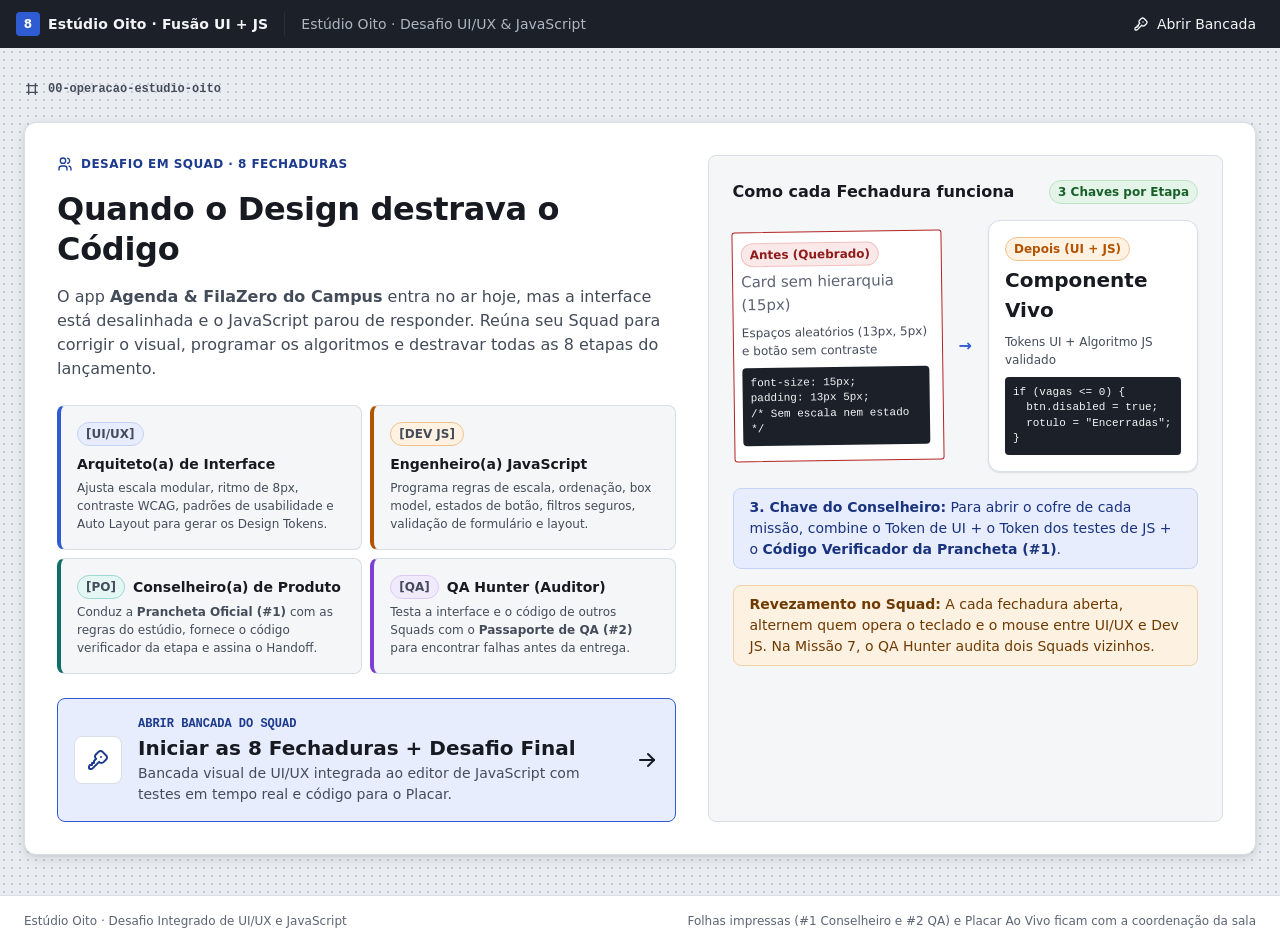
<file: index.html>
<!--
autor: Prof. Marcos V. Moraes
proposito: Portal principal da Operacao Estudio Oito (Fusao UI/UX Figma + Desenvolvimento Web JavaScript - Jornada 3h+ / 8 Missoes)
criado: 2026-11-12T16:20:00-03:00
atualizado: 2026-11-12T21:04:00-03:00
versao: 2.2.2
-->
<!DOCTYPE html>
<html lang="pt-BR">
<head>
  <meta charset="UTF-8">
  <meta name="viewport" content="width=device-width, initial-scale=1.0">
  <title>Operação Estúdio Oito — Fusão UI/UX &amp; JavaScript</title>
  <meta name="description" content="Atividade colaborativa entre turmas de UI/UX (Figma) e Desenvolvimento Web (JavaScript), organizada em Squads com papéis táticos para todos os alunos.">
  <link rel="stylesheet" href="assets/css/tokens.css?v=2.2.1">
  <link rel="stylesheet" href="assets/css/portal.css?v=2.2.1">
</head>
<body>
  <svg class="sprite" aria-hidden="true" focusable="false">
    <symbol id="i-users" viewBox="0 0 24 24"><path d="M9 7m-4 0a4 4 0 1 0 8 0a4 4 0 1 0 -8 0"/><path d="M3 21v-2a4 4 0 0 1 4 -4h4a4 4 0 0 1 4 4v2"/><path d="M16 3.13a4 4 0 0 1 0 7.75"/><path d="M21 21v-2a4 4 0 0 0 -3 -3.85"/></symbol>
    <symbol id="i-key" viewBox="0 0 24 24"><path d="M16.555 3.843l3.602 3.602a2.877 2.877 0 0 1 0 4.069l-2.643 2.643a2.877 2.877 0 0 1 -4.069 0l-.301 -.301l-6.558 6.558a2 2 0 0 1 -1.239 .578l-.175 .008h-1.172a1 1 0 0 1 -.993 -.883l-.007 -.117v-1.172a2 2 0 0 1 .467 -1.284l.119 -.13l.414 -.414h2v-2h2v-2l2.144 -2.144l-.301 -.301a2.877 2.877 0 0 1 0 -4.069l2.643 -2.643a2.877 2.877 0 0 1 4.069 0z"/><path d="M15 9h.01"/></symbol>
    <symbol id="i-code" viewBox="0 0 24 24"><path d="M7 8l-4 4l4 4"/><path d="M17 8l4 4l-4 4"/><path d="M14 4l-4 16"/></symbol>
    <symbol id="i-frame" viewBox="0 0 24 24"><path d="M4 7l16 0"/><path d="M4 17l16 0"/><path d="M7 4l0 16"/><path d="M17 4l0 16"/></symbol>
    <symbol id="i-printer" viewBox="0 0 24 24"><path d="M6 9v-6h12v6"/><path d="M6 18h-2a2 2 0 0 1 -2 -2v-5a2 2 0 0 1 2 -2h16a2 2 0 0 1 2 2v5a2 2 0 0 1 -2 2h-2"/><path d="M6 14h12v7h-12z"/></symbol>
    <symbol id="i-shield-check" viewBox="0 0 24 24"><path d="M12 3a12 12 0 0 0 8.5 3a12 12 0 0 1 -8.5 15a12 12 0 0 1 -8.5 -15a12 12 0 0 0 8.5 -3"/><path d="M9 12l2 2l4 -4"/></symbol>
    <symbol id="i-arrow-right" viewBox="0 0 24 24"><path d="M5 12l14 0"/><path d="M13 18l6 -6"/><path d="M13 6l6 6"/></symbol>
    <symbol id="i-component" viewBox="0 0 24 24"><path d="M3 12l3 3l3 -3l-3 -3z"/><path d="M15 12l3 3l3 -3l-3 -3z"/><path d="M9 6l3 3l3 -3l-3 -3z"/><path d="M9 18l3 3l3 -3l-3 -3z"/></symbol>
    <symbol id="i-clipboard" viewBox="0 0 24 24"><path d="M9 5h-2a2 2 0 0 0 -2 2v12a2 2 0 0 0 2 2h10a2 2 0 0 0 2 -2v-12a2 2 0 0 0 -2 -2h-2"/><rect x="9" y="3" width="6" height="4" rx="2"/><path d="M9 12h6"/><path d="M9 16h6"/></symbol>
  </svg>

  <a class="skip-link" href="#conteudo">Pular para o conteúdo</a>

  <header class="ws-toolbar">
    <a class="ws-brand" href="index.html">
      <span class="ws-brand-mark" aria-hidden="true">8</span>
      <span>Estúdio Oito &middot; Fusão UI + JS</span>
    </a>
    <span class="ws-toolbar-sep" aria-hidden="true"></span>
    <span class="toolbar-file">Estúdio Oito &middot; Desafio UI/UX &amp; JavaScript</span>
    <span class="ws-toolbar-spacer"></span>
    <a class="ws-tool-btn" href="quest/index.html">
      <svg class="ic ic-16" aria-hidden="true"><use href="#i-key"/></svg>
      <span>Abrir Bancada</span>
    </a>
  </header>

  <main id="conteudo" class="ws-canvas-bg portal-canvas">
    <div class="frame-name" aria-hidden="true">
      <svg class="ic ic-16" aria-hidden="true"><use href="#i-frame"/></svg>00-operacao-estudio-oito
    </div>

    <section class="portal-frame" aria-labelledby="titulo">
      <div class="intro">
        <span class="eyebrow">
          <svg class="ic ic-16" aria-hidden="true"><use href="#i-users"/></svg>
          Desafio em Squad &middot; 8 Fechaduras
        </span>
        <h1 id="titulo">Quando o Design destrava o Código</h1>
        <p class="lead">
          O app <strong>Agenda &amp; FilaZero do Campus</strong> entra no ar hoje, mas a interface está desalinhada e o JavaScript parou de responder. Reúna seu Squad para corrigir o visual, programar os algoritmos e destravar todas as 8 etapas do lançamento.
        </p>

        <div class="squad-roles" aria-label="Papéis do Squad">
          <div class="role-card role-ui">
            <strong><span class="chip chip-select">[UI/UX]</span> Arquiteto(a) de Interface</strong>
            <span>Ajusta escala modular, ritmo de 8px, contraste WCAG, padrões de usabilidade e Auto Layout para gerar os Design Tokens.</span>
          </div>
          <div class="role-card role-js">
            <strong><span class="chip chip-js">[DEV JS]</span> Engenheiro(a) JavaScript</strong>
            <span>Programa regras de escala, ordenação, box model, estados de botão, filtros seguros, validação de formulário e layout.</span>
          </div>
          <div class="role-card role-po">
            <strong><span class="chip chip-po">[PO]</span> Conselheiro(a) de Produto</strong>
            <span>Conduz a <strong>Prancheta Oficial (#1)</strong> com as regras do estúdio, fornece o código verificador da etapa e assina o Handoff.</span>
          </div>
          <div class="role-card role-qa">
            <strong><span class="chip chip-component">[QA]</span> QA Hunter (Auditor)</strong>
            <span>Testa a interface e o código de outros Squads com o <strong>Passaporte de QA (#2)</strong> para encontrar falhas antes da entrega.</span>
          </div>
        </div>

        <div class="entries">
          <a class="entry entry-primary" href="quest/index.html">
            <span class="entry-icon"><svg class="ic ic-24" aria-hidden="true"><use href="#i-key"/></svg></span>
            <span class="entry-text">
              <span class="entry-step">ABRIR BANCADA DO SQUAD</span>
              <strong>Iniciar as 8 Fechaduras + Desafio Final</strong>
              <span>Bancada visual de UI/UX integrada ao editor de JavaScript com testes em tempo real e código para o Placar.</span>
            </span>
            <svg class="ic ic-24" aria-hidden="true"><use href="#i-arrow-right"/></svg>
          </a>
        </div>
      </div>

      <div class="preview-panel" aria-label="Como funciona cada etapa">
        <div style="display:flex; justify-content:space-between; align-items:center; flex-wrap:wrap; gap:8px;">
          <strong>Como cada Fechadura funciona</strong>
          <span class="chip chip-ok">3 Chaves por Etapa</span>
        </div>

        <div class="preview-grid">
          <div class="pv-card is-broken">
            <span class="chip chip-bad" style="align-self:flex-start;">Antes (Quebrado)</span>
            <span class="pv-title" style="font-size:15px; font-weight:400; color:#5c6474;">Card sem hierarquia (15px)</span>
            <span class="pv-meta">Espaços aleatórios (13px, 5px) e botão sem contraste</span>
            <div class="pv-code">font-size: 15px;
padding: 13px 5px;
/* Sem escala nem estado */</div>
          </div>

          <span style="font-weight:800; color:var(--ac-select);">&rarr;</span>

          <div class="pv-card">
            <span class="chip chip-js" style="align-self:flex-start;">Depois (UI + JS)</span>
            <span class="pv-title">Componente Vivo</span>
            <span class="pv-meta">Tokens UI + Algoritmo JS validado</span>
            <div class="pv-code">if (vagas &lt;= 0) {
  btn.disabled = true;
  rotulo = "Encerradas";
}</div>
          </div>
        </div>

        <div class="callout callout-info">
          <div>
            <strong>3. Chave do Conselheiro:</strong>
            Para abrir o cofre de cada missão, combine o Token de UI + o Token dos testes de JS + o <strong>Código Verificador da Prancheta (#1)</strong>.
          </div>
        </div>

        <div class="callout callout-warn">
          <div>
            <strong>Revezamento no Squad:</strong>
            A cada fechadura aberta, alternem quem opera o teclado e o mouse entre UI/UX e Dev JS. Na Missão 7, o QA Hunter audita dois Squads vizinhos.
          </div>
        </div>
      </div>
    </section>

  </main>

  <footer class="portal-footer">
    <span>Estúdio Oito &middot; Desafio Integrado de UI/UX e JavaScript</span>
    <span>Folhas impressas (#1 Conselheiro e #2 QA) e Placar Ao Vivo ficam com a coordenação da sala</span>
  </footer>
</body>
</html>
</file>
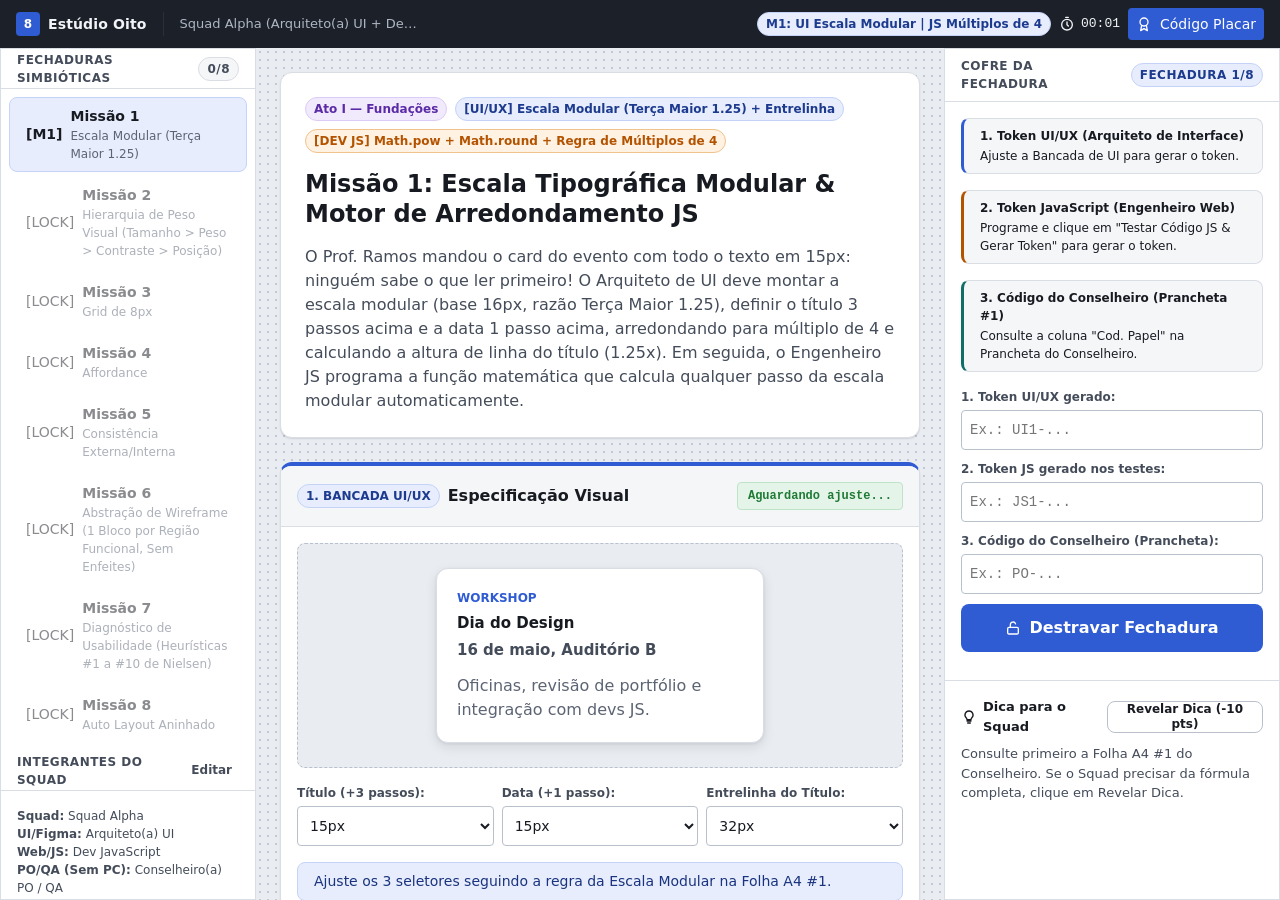
<file: quest/index.html>
<!--
autor: Prof. Marcos V. Moraes
proposito: Interface interativa das 8 Fechaduras Simbioticas + Oficina Capstone (Bancada UI/UX + Terminal JavaScript + Validacao do Conselheiro)
criado: 2026-11-12T16:22:00-03:00
atualizado: 2026-11-12T20:40:00-03:00
versao: 2.2.1
-->
<!DOCTYPE html>
<html lang="pt-BR">
<head>
  <meta charset="UTF-8">
  <meta name="viewport" content="width=device-width, initial-scale=1.0">
  <title>Estúdio Oito — Bancada Simbiótica (UI/UX + JavaScript)</title>
  <link rel="stylesheet" href="../assets/css/tokens.css?v=2.2.1">
  <link rel="stylesheet" href="assets/css/quest.css?v=2.2.1">
</head>
<body>
  <svg class="sprite" aria-hidden="true" focusable="false">
    <symbol id="i-lock" viewBox="0 0 24 24"><rect x="4" y="11" width="16" height="10" rx="2"/><path d="M8 11V7a4 4 0 0 1 8 0v4"/></symbol>
    <symbol id="i-unlock" viewBox="0 0 24 24"><rect x="4" y="11" width="16" height="10" rx="2"/><path d="M8 11V7a4 4 0 0 1 7.8-1.2"/></symbol>
    <symbol id="i-check" viewBox="0 0 24 24"><path d="M5 12l5 5L20 7"/></symbol>
    <symbol id="i-timer" viewBox="0 0 24 24"><circle cx="12" cy="13" r="8"/><path d="M12 9v4l2 2M10 2h4"/></symbol>
    <symbol id="i-users" viewBox="0 0 24 24"><circle cx="9" cy="8" r="3"/><path d="M3 20a6 6 0 0 1 12 0M16 4a3 3 0 0 1 0 6M21 20a6 6 0 0 0-4-5.6"/></symbol>
    <symbol id="i-code" viewBox="0 0 24 24"><path d="M7 8l-4 4l4 4"/><path d="M17 8l4 4l-4 4"/><path d="M14 4l-4 16"/></symbol>
    <symbol id="i-sliders" viewBox="0 0 24 24"><path d="M4 6h10M18 6h2M4 12h4M12 12h8M4 18h12M20 18h0"/><circle cx="16" cy="6" r="2"/><circle cx="10" cy="12" r="2"/><circle cx="18" cy="18" r="2"/></symbol>
    <symbol id="i-printer" viewBox="0 0 24 24"><path d="M6 9V3h12v6M6 18H4a1 1 0 0 1-1-1v-6a2 2 0 0 1 2-2h14a2 2 0 0 1 2 2v6a1 1 0 0 1-1 1h-2M7 14h10v7H7z"/></symbol>
    <symbol id="i-award" viewBox="0 0 24 24"><circle cx="12" cy="9" r="6"/><path d="M8.5 14L7 22l5-3 5 3-1.5-8"/></symbol>
    <symbol id="i-bulb" viewBox="0 0 24 24"><path d="M9 18h6M10 21h4M12 3a6 6 0 0 0-4 10.5c.8.8 1 1.5 1 2.5h6c0-1 .2-1.7 1-2.5A6 6 0 0 0 12 3z"/></symbol>
  </svg>

  <header class="ws-toolbar" role="banner">
    <a class="ws-brand" href="../index.html">
      <span class="ws-brand-mark" aria-hidden="true">8</span>
      <span>Estúdio Oito</span>
    </a>
    <span class="ws-toolbar-sep" aria-hidden="true"></span>
    <span id="toolbar-squad" style="font-size:13px; color:#aeb6c4;">Squad não identificado</span>
    <span class="ws-toolbar-spacer"></span>
    <span class="chip chip-select" id="toolbar-piloto">Piloto: UI + JS</span>
    <span style="display:inline-flex; align-items:center; gap:6px; font-family:var(--ff-mono); font-size:13px; white-space:nowrap;">
      <svg class="ic ic-16" aria-hidden="true"><use href="#i-timer"/></svg>
      <span id="toolbar-tempo">00:00</span>
    </span>
    <button type="button" class="ws-tool-btn is-active" id="btn-codigo-placar">
      <svg class="ic ic-16" aria-hidden="true"><use href="#i-award"/></svg>
      <span>Código Placar</span>
    </button>
  </header>

  <div class="ws-shell">
    <!-- PAINEL ESQUERDO: TRILHA E MOCHILA DE TOKENS -->
    <aside class="ws-panel panel-left" aria-label="Trilha de Missões e Mochila do Squad">
      <div class="ws-panel-head">
        <span>Fechaduras Simbióticas</span>
        <span class="chip" id="trilha-progresso">0/8</span>
      </div>
      <ol class="trail" id="lista-trilha"></ol>

      <div class="ws-panel-head">
        <span>Integrantes do Squad</span>
        <button type="button" class="btn btn-ghost btn-sm" id="btn-editar-squad" style="min-height:24px; padding:0 6px;">Editar</button>
      </div>
      <div class="ws-section" id="resumo-squad" style="font-size:12px; color:var(--tx-2);"></div>

      <div class="ws-panel-head">
        <span>Mochila de Tokens (UI + JS)</span>
      </div>
      <ul class="backpack" id="lista-mochila">
        <li style="color:var(--tx-3);">Os tokens conquistados nas fechaduras aparecem aqui.</li>
      </ul>
    </aside>

    <!-- CANVAS CENTRAL: BANCADA DUPLA (UI/UX + JAVASCRIPT) -->
    <main class="canvas-area ws-canvas-bg" id="area-canvas">
      <div class="canvas-inner" id="canvas-conteudo"></div>
    </main>

    <!-- PAINEL DIREITO: COFRE SIMBIOTICO (DESTRAVAR FECHADURA) E DICAS -->
    <aside class="ws-panel panel-right" aria-label="Cofre da Fechadura e Dicas">
      <div class="ws-panel-head">
        <span>Cofre da Fechadura</span>
        <span class="chip chip-select" id="cofre-badge">Etapa 1</span>
      </div>

      <section class="ws-section" id="secao-cofre">
        <div class="lock-triad">
          <div class="triad-step" style="border-left:3px solid var(--ac-select);">
            <strong>1. Token UI/UX (Arquiteto de Interface)</strong>
            <span id="status-token-ui">Ajuste a Bancada de UI para gerar o token.</span>
          </div>
          <div class="triad-step" style="border-left:3px solid var(--ac-js);">
            <strong>2. Token JavaScript (Engenheiro Web)</strong>
            <span id="status-token-js">Programe e clique em "Testar Código JS &amp; Gerar Token" para gerar o token.</span>
          </div>
          <div class="triad-step" style="border-left:3px solid var(--ac-po);">
            <strong>3. Código do Conselheiro (Prancheta #1)</strong>
            <span>Consulte a coluna "Cod. Papel" na Prancheta do Conselheiro.</span>
          </div>
        </div>

        <form id="form-fechadura" style="margin-top:16px; display:flex; flex-direction:column; gap:10px;" autocomplete="off">
          <div>
            <label class="ws-label" for="input-token-ui">1. Token UI/UX gerado:</label>
            <input class="field field-mono" id="input-token-ui" placeholder="Ex.: UI1-..." required>
          </div>
          <div>
            <label class="ws-label" for="input-token-js">2. Token JS gerado nos testes:</label>
            <input class="field field-mono" id="input-token-js" placeholder="Ex.: JS1-..." required>
          </div>
          <div>
            <label class="ws-label" for="input-token-po">3. Código do Conselheiro (Prancheta):</label>
            <input class="field field-mono" id="input-token-po" placeholder="Ex.: PO-..." required>
          </div>
          <button type="submit" class="btn btn-primary btn-lg" id="btn-destravar">
            <svg class="ic ic-16" aria-hidden="true"><use href="#i-unlock"/></svg>
            Destravar Fechadura
          </button>
        </form>

        <div id="feedback-fechadura" style="margin-top:12px;" role="status" aria-live="polite"></div>
      </section>

      <section class="ws-section" id="secao-dica">
        <div style="display:flex; justify-content:space-between; align-items:center; margin-bottom:8px;">
          <strong style="font-size:13px; display:flex; align-items:center; gap:6px;">
            <svg class="ic ic-16" aria-hidden="true"><use href="#i-bulb"/></svg>
            Dica para o Squad
          </strong>
          <button type="button" class="btn btn-secondary btn-sm" id="btn-pedir-dica">Revelar Dica (-10 pts)</button>
        </div>
        <div id="caixa-dica-texto" style="font-size:13px; color:var(--tx-2);">
          Precisa de ajuda? Consulte primeiro a Prancheta do Conselheiro. Se ainda tiver dúvida, revele a dica técnica.
        </div>
      </section>
    </aside>
  </div>

  <!-- MODAL DE CADASTRO DO SQUAD E CODIGO DO PLACAR -->
  <dialog id="modal-placar" style="border:1px solid var(--ws-border); border-radius:12px; padding:24px; max-width:540px; width:92%; box-shadow:var(--el-3);">
    <h2 style="margin:0 0 8px;">Código Oficial do Squad para o Placar</h2>
    <p style="margin:0 0 12px; font-size:14px; color:var(--tx-2);">
      Copie o código abaixo e envie para o professor projetar no Placar da turma, ou anote na Folha A4 #1.
    </p>
    <textarea class="field field-mono" id="texto-codigo-placar" rows="4" readonly style="margin-bottom:12px;"></textarea>
    <div style="display:flex; flex-wrap:wrap; gap:8px; justify-content:flex-end;">
      <button type="button" class="btn btn-secondary" id="btn-copiar-placar">Copiar Código</button>
      <button type="button" class="btn btn-danger" id="btn-resetar-progresso">Reiniciar Jogo</button>
      <button type="button" class="btn btn-primary" id="btn-fechar-modal">Fechar</button>
    </div>
  </dialog>

  <script type="module" src="assets/js/app.js?v=2.2.1"></script>
</body>
</html>
</file>
<file: assets/css/tokens.css>
/*
 * autor: Prof. Marcos V. Moraes
 * proposito: Design tokens e componentes base do workspace Operacao Estudio Oito (UI/UX + JS)
 * criado: 2026-11-12T16:19:00-03:00
 * atualizado: 2026-11-12T16:19:00-03:00
 * versao: 1.0.0
 */

:root {
  /* Escala modular de 8px (meio passo de 4px) */
  --s-0: 0;
  --s-05: 4px;
  --s-1: 8px;
  --s-2: 16px;
  --s-3: 24px;
  --s-4: 32px;
  --s-5: 40px;
  --s-6: 48px;
  --s-8: 64px;

  /* Superficies */
  --ws-canvas: #e9ecf1;
  --ws-canvas-dot: #c3c9d4;
  --ws-panel: #ffffff;
  --ws-panel-alt: #f5f6f8;
  --ws-border: #d9dde4;
  --ws-border-strong: #b9c0cc;
  --ws-toolbar: #1c2028;
  --ws-toolbar-alt: #2a303b;
  --ws-toolbar-text: #f2f4f7;
  --ws-toolbar-muted: #aeb6c4;

  /* Texto sobre superficies claras (WCAG 2.2 AA verificado) */
  --tx-1: #171a21;
  --tx-2: #444c5a;
  --tx-3: #5c6474;
  --tx-inverse: #ffffff;

  /* Cores de destaque por papel */
  --ac-select: #2f5bd3;
  --ac-select-hover: #2449b0;
  --ac-select-press: #1c3a8e;
  --ac-select-soft: #e7edfc;

  --ac-js: #b35300;
  --ac-js-soft: #fff2e2;
  --ac-js-border: #f0c28c;

  --ac-po: #0f6e66;
  --ac-po-soft: #e4f7f5;
  --ac-po-border: #9bd9d3;

  --ac-redline: #c2255c;
  --ac-redline-soft: #fbe7ef;
  --ac-component: #7b3fd4;
  --ac-component-soft: #f1eafc;

  /* Estados semanticos */
  --ok: #1f7a36;
  --ok-soft: #e5f4e8;
  --warn: #9a5200;
  --warn-soft: #fdf1e1;
  --bad: #b42323;
  --bad-soft: #fbe9e9;

  /* Tipografia */
  --ff-ui: "Inter", system-ui, -apple-system, "Segoe UI", Roboto, "Helvetica Neue", Arial, sans-serif;
  --ff-mono: ui-monospace, "Cascadia Code", "SF Mono", Consolas, "Liberation Mono", monospace;
  --fs-12: 0.75rem;
  --fs-14: 0.875rem;
  --fs-16: 1rem;
  --fs-20: 1.25rem;
  --fs-24: 1.5rem;
  --fs-32: 2rem;
  --fs-40: 2.5rem;
  --lh-tight: 1.25;
  --lh-body: 1.5;

  /* Raios, sombras e transicoes */
  --r-2: 2px;
  --r-4: 4px;
  --r-8: 8px;
  --r-12: 12px;
  --r-16: 16px;
  --r-pill: 999px;
  --el-1: 0 1px 2px rgba(23, 26, 33, 0.08), 0 1px 1px rgba(23, 26, 33, 0.04);
  --el-2: 0 4px 12px rgba(23, 26, 33, 0.10), 0 1px 3px rgba(23, 26, 33, 0.08);
  --el-3: 0 12px 32px rgba(23, 26, 33, 0.16), 0 2px 6px rgba(23, 26, 33, 0.08);
  --focus-ring: 0 0 0 2px #ffffff, 0 0 0 4px var(--ac-select);
  --t-fast: 120ms;
  --t-med: 240ms;
  --ease: cubic-bezier(0.2, 0.7, 0.2, 1);

  --toolbar-h: 48px;
  color-scheme: light;
}

*,
*::before,
*::after {
  box-sizing: border-box;
}

html {
  -webkit-text-size-adjust: 100%;
}

body {
  margin: 0;
  font-family: var(--ff-ui);
  font-size: var(--fs-16);
  line-height: var(--lh-body);
  color: var(--tx-1);
  background: var(--ws-canvas);
}

svg {
  display: block;
  max-width: 100%;
}

.sprite {
  display: none;
}

:focus-visible {
  outline: none;
  box-shadow: var(--focus-ring);
  border-radius: var(--r-4);
}

[hidden] {
  display: none !important;
}

.skip-link {
  position: absolute;
  left: var(--s-2);
  top: -64px;
  z-index: 1000;
  padding: var(--s-1) var(--s-2);
  background: var(--ac-select);
  color: var(--tx-inverse);
  border-radius: var(--r-8);
  font-weight: 600;
  text-decoration: none;
}

.skip-link:focus {
  top: var(--s-1);
}

.ws-canvas-bg {
  background-color: var(--ws-canvas);
  background-image: radial-gradient(var(--ws-canvas-dot) 1px, transparent 1.2px);
  background-size: 8px 8px;
}

.ic {
  width: 20px;
  height: 20px;
  flex: none;
  stroke: currentColor;
  fill: none;
  stroke-width: 2;
  stroke-linecap: round;
  stroke-linejoin: round;
}

.ic-16 { width: 16px; height: 16px; }
.ic-24 { width: 24px; height: 24px; }
.ic-32 { width: 32px; height: 32px; }

.ws-toolbar {
  height: var(--toolbar-h);
  display: flex;
  align-items: center;
  gap: var(--s-1);
  padding: 0 var(--s-2);
  background: var(--ws-toolbar);
  color: var(--ws-toolbar-text);
}

.ws-toolbar a {
  color: inherit;
}

.ws-brand {
  display: flex;
  align-items: center;
  gap: var(--s-1);
  font-weight: 700;
  font-size: var(--fs-14);
  letter-spacing: 0.01em;
  text-decoration: none;
  white-space: nowrap;
}

.ws-brand-mark {
  width: 24px;
  height: 24px;
  border-radius: var(--r-4);
  display: grid;
  place-items: center;
  background: var(--ac-select);
  color: #ffffff;
  font-size: var(--fs-12);
  font-weight: 800;
}

.ws-toolbar-sep {
  width: 1px;
  height: 24px;
  background: var(--ws-toolbar-alt);
  margin: 0 var(--s-1);
}

.ws-toolbar-spacer {
  flex: 1;
}

.ws-tool-btn {
  display: inline-flex;
  align-items: center;
  gap: var(--s-1);
  min-height: 32px;
  padding: 0 var(--s-1);
  border: 0;
  border-radius: var(--r-4);
  background: transparent;
  color: var(--ws-toolbar-text);
  font: inherit;
  font-size: var(--fs-14);
  cursor: pointer;
  text-decoration: none;
  transition: background var(--t-fast) var(--ease);
}

.ws-tool-btn:hover {
  background: var(--ws-toolbar-alt);
}

.ws-tool-btn.is-active {
  background: var(--ac-select);
  color: #ffffff;
}

.ws-panel {
  background: var(--ws-panel);
  border: 1px solid var(--ws-border);
}

.ws-panel-head {
  display: flex;
  align-items: center;
  justify-content: space-between;
  gap: var(--s-1);
  min-height: 40px;
  padding: var(--s-1) var(--s-2);
  border-bottom: 1px solid var(--ws-border);
  font-size: var(--fs-12);
  font-weight: 700;
  letter-spacing: 0.04em;
  text-transform: uppercase;
  color: var(--tx-2);
}

.ws-section {
  padding: var(--s-2);
  border-bottom: 1px solid var(--ws-border);
}

.ws-section:last-child {
  border-bottom: 0;
}

.ws-label {
  display: block;
  margin-bottom: var(--s-05);
  font-size: var(--fs-12);
  font-weight: 600;
  color: var(--tx-2);
}

.btn {
  display: inline-flex;
  align-items: center;
  justify-content: center;
  gap: var(--s-1);
  min-height: 40px;
  padding: 0 var(--s-2);
  border: 1px solid transparent;
  border-radius: var(--r-8);
  font: inherit;
  font-size: var(--fs-14);
  font-weight: 600;
  line-height: 1.2;
  cursor: pointer;
  text-decoration: none;
  transition: background var(--t-fast) var(--ease), border-color var(--t-fast) var(--ease), transform var(--t-fast) var(--ease);
}

.btn:active {
  transform: translateY(1px);
}

.btn:disabled,
.btn[aria-disabled="true"] {
  cursor: not-allowed;
  opacity: 0.6;
  transform: none;
}

.btn-primary {
  background: var(--ac-select);
  color: #ffffff;
}

.btn-primary:hover {
  background: var(--ac-select-hover);
}

.btn-secondary {
  background: var(--ws-panel);
  color: var(--tx-1);
  border-color: var(--ws-border-strong);
}

.btn-secondary:hover {
  background: var(--ws-panel-alt);
}

.btn-ghost {
  background: transparent;
  color: var(--tx-2);
}

.btn-ghost:hover {
  background: var(--ws-panel-alt);
  color: var(--tx-1);
}

.btn-danger {
  background: var(--ws-panel);
  color: var(--bad);
  border-color: var(--bad);
}

.btn-danger:hover {
  background: var(--bad-soft);
}

.btn-sm {
  min-height: 32px;
  padding: 0 var(--s-1);
  font-size: var(--fs-12);
}

.btn-lg {
  min-height: 48px;
  padding: 0 var(--s-3);
  font-size: var(--fs-16);
}

.field {
  width: 100%;
  min-height: 40px;
  padding: var(--s-1);
  border: 1px solid var(--ws-border-strong);
  border-radius: var(--r-4);
  background: var(--ws-panel);
  color: var(--tx-1);
  font: inherit;
  font-size: var(--fs-14);
}

.field:focus-visible {
  border-color: var(--ac-select);
}

.field-mono {
  font-family: var(--ff-mono);
}

code,
pre,
.field-mono,
.code-editor,
.console-output,
.pv-code {
  font-variant-ligatures: none;
  font-feature-settings: "liga" 0, "calt" 0;
}

.chip {
  display: inline-flex;
  align-items: center;
  gap: var(--s-05);
  min-height: 24px;
  padding: 0 var(--s-1);
  border-radius: var(--r-pill);
  background: var(--ws-panel-alt);
  border: 1px solid var(--ws-border);
  color: var(--tx-2);
  font-size: var(--fs-12);
  font-weight: 600;
  white-space: nowrap;
}

.chip-select { background: var(--ac-select-soft); border-color: #c4d3f7; color: var(--ac-select-press); }
.chip-js { background: var(--ac-js-soft); border-color: var(--ac-js-border); color: var(--ac-js); }
.chip-po { background: var(--ac-po-soft); border-color: var(--ac-po-border); color: var(--ac-po); }
.chip-component { background: var(--ac-component-soft); border-color: #dccbf6; color: #5b2aa6; }
.chip-redline { background: var(--ac-redline-soft); border-color: #f2c2d4; color: #9c1b49; }
.chip-ok { background: var(--ok-soft); border-color: #bfe3c7; color: #17602a; }
.chip-warn { background: var(--warn-soft); border-color: #f2d3a8; color: #7a4100; }
.chip-bad { background: var(--bad-soft); border-color: #f1c0c0; color: #8f1b1b; }

kbd {
  display: inline-block;
  min-width: 24px;
  padding: 0 var(--s-05);
  border: 1px solid var(--ws-border-strong);
  border-bottom-width: 2px;
  border-radius: var(--r-4);
  background: var(--ws-panel);
  font-family: var(--ff-mono);
  font-size: var(--fs-12);
  line-height: 20px;
  text-align: center;
  color: var(--tx-1);
}

.callout {
  display: flex;
  gap: var(--s-1);
  padding: var(--s-1) var(--s-2);
  border-radius: var(--r-8);
  border: 1px solid var(--ws-border);
  background: var(--ws-panel-alt);
  font-size: var(--fs-14);
}

.callout-ok { background: var(--ok-soft); border-color: #bfe3c7; color: #145224; }
.callout-warn { background: var(--warn-soft); border-color: #f2d3a8; color: #6e3a00; }
.callout-bad { background: var(--bad-soft); border-color: #f1c0c0; color: #7d1717; }
.callout-info { background: var(--ac-select-soft); border-color: #c4d3f7; color: #19337e; }

@keyframes ws-shake {
  0%, 100% { transform: translateX(0); }
  25% { transform: translateX(-6px); }
  75% { transform: translateX(6px); }
}

@keyframes ws-pop {
  0% { transform: scale(0.95); opacity: 0; }
  100% { transform: scale(1); opacity: 1; }
}

.anim-shake { animation: ws-shake 280ms var(--ease); }
.anim-pop { animation: ws-pop var(--t-med) var(--ease); }

@media (prefers-reduced-motion: reduce) {
  *, *::before, *::after {
    animation-duration: 0.01ms !important;
    animation-iteration-count: 1 !important;
    transition-duration: 0.01ms !important;
    scroll-behavior: auto !important;
  }
}

@media print {
  .ws-toolbar,
  .no-print {
    display: none !important;
  }
  body {
    background: #ffffff;
  }
}
</file>
<file: assets/css/portal.css>
/*
 * autor: Prof. Marcos V. Moraes
 * proposito: Estilos do portal principal (index.html) da Operacao Estudio Oito
 * criado: 2026-11-12T16:19:00-03:00
 * atualizado: 2026-11-12T16:19:00-03:00
 * versao: 1.0.0
 */

body {
  display: flex;
  flex-direction: column;
  min-height: 100vh;
}

.toolbar-file {
  font-size: var(--fs-14);
  color: var(--ws-toolbar-muted);
}

.portal-canvas {
  flex: 1;
  display: flex;
  flex-direction: column;
  gap: var(--s-3);
  padding: var(--s-4) var(--s-3) var(--s-5);
}

.portal-canvas > * {
  width: 100%;
  max-width: 1240px;
  margin-left: auto;
  margin-right: auto;
}

.frame-name {
  display: flex;
  align-items: center;
  gap: var(--s-1);
  font-family: var(--ff-mono);
  font-size: var(--fs-12);
  font-weight: 700;
  color: var(--tx-2);
}

.portal-frame {
  display: grid;
  grid-template-columns: minmax(0, 6fr) minmax(0, 5fr);
  gap: var(--s-4);
  padding: var(--s-4);
  border: 1px solid var(--ws-border);
  border-radius: var(--r-12);
  background: var(--ws-panel);
  box-shadow: var(--el-2);
}

.intro {
  display: flex;
  flex-direction: column;
  gap: var(--s-2);
}

.eyebrow {
  display: inline-flex;
  align-items: center;
  gap: var(--s-1);
  font-size: var(--fs-12);
  font-weight: 700;
  letter-spacing: 0.04em;
  text-transform: uppercase;
  color: var(--ac-select-press);
}

.intro h1 {
  margin: 0;
  font-size: var(--fs-32);
  line-height: 40px;
  font-weight: 800;
  letter-spacing: -0.01em;
}

.lead {
  margin: 0;
  font-size: var(--fs-16);
  color: var(--tx-2);
}

.squad-roles {
  display: grid;
  grid-template-columns: repeat(2, minmax(0, 1fr));
  gap: var(--s-1);
  margin-top: var(--s-1);
}

.role-card {
  padding: var(--s-2);
  border-radius: var(--r-8);
  border: 1px solid var(--ws-border);
  background: var(--ws-panel-alt);
  display: flex;
  flex-direction: column;
  gap: var(--s-05);
}

.role-card > strong {
  display: flex;
  align-items: center;
  flex-wrap: wrap;
  gap: var(--s-1);
  font-size: var(--fs-14);
}

.role-card span {
  font-size: var(--fs-12);
  color: var(--tx-2);
}

.role-ui { border-left: 4px solid var(--ac-select); }
.role-js { border-left: 4px solid var(--ac-js); }
.role-po { border-left: 4px solid var(--ac-po); }
.role-qa { border-left: 4px solid var(--ac-component); }

.entries {
  display: grid;
  grid-template-columns: 1fr;
  gap: var(--s-1);
  margin-top: var(--s-1);
}

.entry {
  display: flex;
  align-items: center;
  gap: var(--s-2);
  padding: var(--s-2);
  border: 1px solid var(--ws-border);
  border-radius: var(--r-8);
  background: var(--ws-panel);
  color: var(--tx-1);
  text-decoration: none;
  transition: transform var(--t-fast) var(--ease), border-color var(--t-fast) var(--ease), box-shadow var(--t-fast) var(--ease);
}

a.entry:hover {
  border-color: var(--ac-select);
  box-shadow: var(--el-1);
  transform: translateY(-1px);
}

.entry-primary {
  border-color: var(--ac-select);
  background: var(--ac-select-soft);
}

.entry-icon {
  display: grid;
  place-items: center;
  width: 48px;
  height: 48px;
  border-radius: var(--r-8);
  background: var(--ws-panel);
  border: 1px solid var(--ws-border);
  color: var(--ac-select-press);
  flex: none;
}

.entry-text {
  display: flex;
  flex: 1;
  flex-direction: column;
  font-size: var(--fs-14);
  color: var(--tx-2);
}

.entry-text strong {
  font-size: var(--fs-20);
  color: var(--tx-1);
}

.entry-step {
  font-family: var(--ff-mono);
  font-size: var(--fs-12);
  font-weight: 700;
  color: var(--ac-select-press);
}

.preview-panel {
  display: flex;
  flex-direction: column;
  gap: var(--s-2);
  padding: var(--s-3);
  border-radius: var(--r-8);
  border: 1px solid var(--ws-border);
  background: var(--ws-panel-alt);
}

.preview-grid {
  display: grid;
  grid-template-columns: 1fr auto 1fr;
  align-items: center;
  gap: var(--s-2);
}

.pv-card {
  display: flex;
  flex-direction: column;
  min-width: 0;
  padding: var(--s-2);
  border: 1px solid var(--ws-border);
  border-radius: var(--r-12);
  background: var(--ws-panel);
  box-shadow: var(--el-1);
}

.pv-card.is-broken {
  padding: 10px 13px 15px 8px;
  border-radius: 3px;
  border-color: var(--bad);
  box-shadow: none;
  transform: rotate(-0.8deg);
}

.pv-tag {
  font-size: var(--fs-12);
  font-weight: 700;
  text-transform: uppercase;
  color: var(--ac-select-press);
}

.pv-title {
  margin-top: var(--s-05);
  font-size: var(--fs-20);
  font-weight: 800;
}

.pv-meta {
  margin-top: var(--s-1);
  font-size: var(--fs-12);
  color: var(--tx-2);
}

.pv-code {
  margin-top: var(--s-1);
  padding: var(--s-1);
  border-radius: var(--r-4);
  background: #1c2028;
  color: #f2f4f7;
  font-family: var(--ff-mono);
  font-size: 11px;
  line-height: 1.4;
  white-space: pre-wrap;
  overflow-x: auto;
  word-break: break-word;
}

.print-cards {
  display: grid;
  grid-template-columns: repeat(3, minmax(0, 1fr));
  gap: var(--s-2);
}

.print-card {
  padding: var(--s-3);
  border: 1px solid var(--ws-border);
  border-radius: var(--r-8);
  background: var(--ws-panel);
  display: flex;
  flex-direction: column;
  justify-content: space-between;
  gap: var(--s-2);
}

.print-card h3 {
  margin: var(--s-05) 0;
  font-size: var(--fs-20);
}

.print-card p {
  margin: 0;
  font-size: var(--fs-14);
  color: var(--tx-2);
}

.portal-footer {
  display: flex;
  flex-wrap: wrap;
  align-items: center;
  justify-content: space-between;
  gap: var(--s-2);
  padding: var(--s-2) var(--s-3);
  border-top: 1px solid var(--ws-border);
  background: var(--ws-panel);
  font-size: var(--fs-12);
  color: var(--tx-3);
}

@media (max-width: 1024px) {
  .portal-frame {
    grid-template-columns: 1fr;
    padding: var(--s-2);
  }
  .print-cards {
    grid-template-columns: 1fr;
  }
  .squad-roles {
    grid-template-columns: 1fr;
  }
  .preview-grid {
    grid-template-columns: 1fr;
  }
}

@media (max-width: 720px) {
  .ws-toolbar {
    height: auto;
    min-height: var(--toolbar-h);
    flex-wrap: wrap;
    padding: var(--s-1) var(--s-2);
  }
  .toolbar-file,
  .ws-toolbar-sep,
  .ws-toolbar-spacer {
    display: none;
  }
  .portal-canvas {
    padding: var(--s-2);
  }
}
</file>
<file: quest/assets/css/quest.css>
/*
 * autor: Prof. Marcos V. Moraes
 * proposito: Estilos do workspace de missoes simbioticas (quest/index.html) com Bancada UI + Terminal JS
 * criado: 2026-11-12T16:22:00-03:00
 * atualizado: 2026-11-12T19:38:00-03:00
 * versao: 1.1.0
 */

body {
  height: 100vh;
  display: flex;
  flex-direction: column;
  overflow: hidden;
}

.ws-shell {
  flex: 1;
  display: grid;
  grid-template-columns: 256px minmax(0, 1fr) 336px;
  min-height: 0;
}

.ws-toolbar {
  flex-wrap: nowrap;
}

.ws-toolbar .ws-tool-btn {
  white-space: nowrap;
}

#toolbar-squad {
  max-width: 240px;
  overflow: hidden;
  text-overflow: ellipsis;
  white-space: nowrap;
}

#toolbar-piloto {
  max-width: 340px;
  overflow: hidden;
  text-overflow: ellipsis;
}

.panel-left,
.panel-right {
  overflow-y: auto;
  display: flex;
  flex-direction: column;
}

.canvas-area {
  overflow-y: auto;
  padding: var(--s-3);
  display: flex;
  flex-direction: column;
  gap: var(--s-3);
}

.canvas-inner {
  max-width: 960px;
  width: 100%;
  margin: 0 auto;
  display: flex;
  flex-direction: column;
  gap: var(--s-3);
}

/* Trail list */
.trail {
  list-style: none;
  margin: 0;
  padding: var(--s-1);
  display: flex;
  flex-direction: column;
  gap: var(--s-05);
}

.trail-btn {
  width: 100%;
  display: flex;
  align-items: center;
  gap: var(--s-1);
  padding: var(--s-1) var(--s-2);
  border: 1px solid transparent;
  border-radius: var(--r-8);
  background: transparent;
  color: var(--tx-1);
  font: inherit;
  font-size: var(--fs-14);
  text-align: left;
  cursor: pointer;
}

.trail-btn:hover:not(:disabled) {
  background: var(--ws-panel-alt);
}

.trail-btn.is-current {
  background: var(--ac-select-soft);
  border-color: #c4d3f7;
  font-weight: 700;
}

.trail-btn.is-done .trail-status {
  color: var(--ok);
}

.trail-btn:disabled {
  opacity: 0.5;
  cursor: not-allowed;
}

.trail-sub {
  display: block;
  font-size: var(--fs-12);
  color: var(--tx-3);
  font-weight: 400;
}

/* Squad list & backpack */
.backpack {
  list-style: none;
  margin: 0;
  padding: var(--s-1) var(--s-2);
  display: flex;
  flex-direction: column;
  gap: var(--s-1);
  font-size: var(--fs-12);
}

.backpack li {
  padding: var(--s-1);
  border-radius: var(--r-4);
  background: var(--ws-panel-alt);
  border: 1px solid var(--ws-border);
}

.backpack code {
  font-family: var(--ff-mono);
  font-weight: 700;
  color: var(--ac-select-press);
}

/* Mission Header Card */
.mission-head {
  background: var(--ws-panel);
  border: 1px solid var(--ws-border);
  border-radius: var(--r-12);
  padding: var(--s-3);
  box-shadow: var(--el-1);
  display: flex;
  flex-direction: column;
  gap: var(--s-2);
}

.mission-badges {
  display: flex;
  flex-wrap: wrap;
  gap: var(--s-1);
  align-items: center;
}

.mission-head h1 {
  margin: 0;
  font-size: var(--fs-24);
  line-height: 1.25;
}

.mission-brief {
  margin: 0;
  color: var(--tx-2);
  font-size: var(--fs-16);
}

/* Dual Workbench Grid */
.workbench-split {
  display: grid;
  grid-template-columns: 1fr 1fr;
  gap: var(--s-3);
  align-items: start;
}

.bench-card {
  background: var(--ws-panel);
  border: 1px solid var(--ws-border);
  border-radius: var(--r-12);
  box-shadow: var(--el-1);
  overflow: hidden;
  display: flex;
  flex-direction: column;
}

.bench-card-ui {
  border-top: 4px solid var(--ac-select);
}

.bench-card-js {
  border-top: 4px solid var(--ac-js);
}

.bench-head {
  padding: var(--s-2);
  background: var(--ws-panel-alt);
  border-bottom: 1px solid var(--ws-border);
  display: flex;
  justify-content: space-between;
  align-items: center;
  flex-wrap: wrap;
  gap: var(--s-1);
}

.bench-head h2 {
  margin: 0;
  font-size: var(--fs-16);
  display: flex;
  align-items: center;
  flex-wrap: wrap;
  gap: var(--s-1);
}

.bench-body {
  padding: var(--s-2);
  display: flex;
  flex-direction: column;
  gap: var(--s-2);
}

/* Simulated Preview Frame */
.sim-frame {
  padding: var(--s-3);
  border-radius: var(--r-8);
  border: 1px dashed var(--ws-border-strong);
  background: var(--ws-canvas);
  display: flex;
  flex-direction: column;
  align-items: center;
  justify-content: center;
}

.live-event-card {
  width: 100%;
  max-width: 328px;
  background: #ffffff;
  border: 1px solid var(--ws-border);
  border-radius: var(--r-12);
  box-shadow: var(--el-2);
  transition: all var(--t-med) var(--ease);
}

/* Code Editor Box */
.code-editor-wrap {
  display: flex;
  flex-direction: column;
  gap: var(--s-1);
}

.code-editor {
  width: 100%;
  min-height: 190px;
  padding: var(--s-2);
  border-radius: var(--r-8);
  border: 1px solid #2a303b;
  background: #14171f;
  color: #e6edf3;
  font-family: var(--ff-mono);
  font-size: 13px;
  line-height: 1.5;
  resize: vertical;
  tab-size: 2;
}

.code-editor:focus-visible {
  outline: none;
  box-shadow: 0 0 0 2px #14171f, 0 0 0 4px var(--ac-js);
}

.console-output {
  padding: var(--s-1) var(--s-2);
  border-radius: var(--r-8);
  background: #1c2028;
  color: #aeb6c4;
  font-family: var(--ff-mono);
  font-size: 12px;
  min-height: 44px;
  display: flex;
  align-items: center;
  justify-content: space-between;
  gap: var(--s-1);
}

.token-pill {
  padding: 4px 10px;
  border-radius: var(--r-4);
  font-family: var(--ff-mono);
  font-size: 12px;
  font-weight: 700;
  background: var(--ok-soft);
  color: var(--ok);
  border: 1px solid #bfe3c7;
}

/* Lock Answer Box in Right Panel */
.lock-triad {
  display: flex;
  flex-direction: column;
  gap: var(--s-2);
}

.triad-step {
  padding: var(--s-1) var(--s-2);
  border-radius: var(--r-8);
  border: 1px solid var(--ws-border);
  background: var(--ws-panel-alt);
  font-size: var(--fs-12);
}

.triad-step strong {
  display: block;
  margin-bottom: 2px;
  color: var(--tx-1);
}

/* Audit item row */
.audit-item {
  display: flex;
  align-items: center;
  justify-content: space-between;
  gap: var(--s-1);
  padding: var(--s-1);
  border: 1px solid var(--ws-border);
  border-radius: var(--r-8);
  background: var(--ws-panel-alt);
  font-size: var(--fs-12);
}

.audit-item select {
  width: auto;
  min-width: 145px;
  min-height: 32px;
  padding: 2px 8px;
  font-size: var(--fs-12);
}

@media (max-width: 1420px) {
  .workbench-split {
    grid-template-columns: 1fr;
  }
}

@media (max-width: 1120px) {
  .ws-shell {
    grid-template-columns: 220px minmax(0, 1fr) 300px;
  }
}

@media (max-width: 860px) {
  body {
    height: auto;
    overflow: auto;
  }
  .ws-toolbar {
    height: auto;
    min-height: var(--toolbar-h);
    flex-wrap: wrap;
    padding: var(--s-1) var(--s-2);
  }
  .ws-shell {
    grid-template-columns: 1fr;
  }
  .canvas-area {
    order: 1;
  }
  .panel-right {
    order: 2;
  }
  .panel-left {
    order: 3;
  }
  .mission-badges .chip {
    white-space: normal;
    max-width: 100%;
    height: auto;
    padding-top: 4px;
    padding-bottom: 4px;
    line-height: 1.3;
  }
}
</file>
